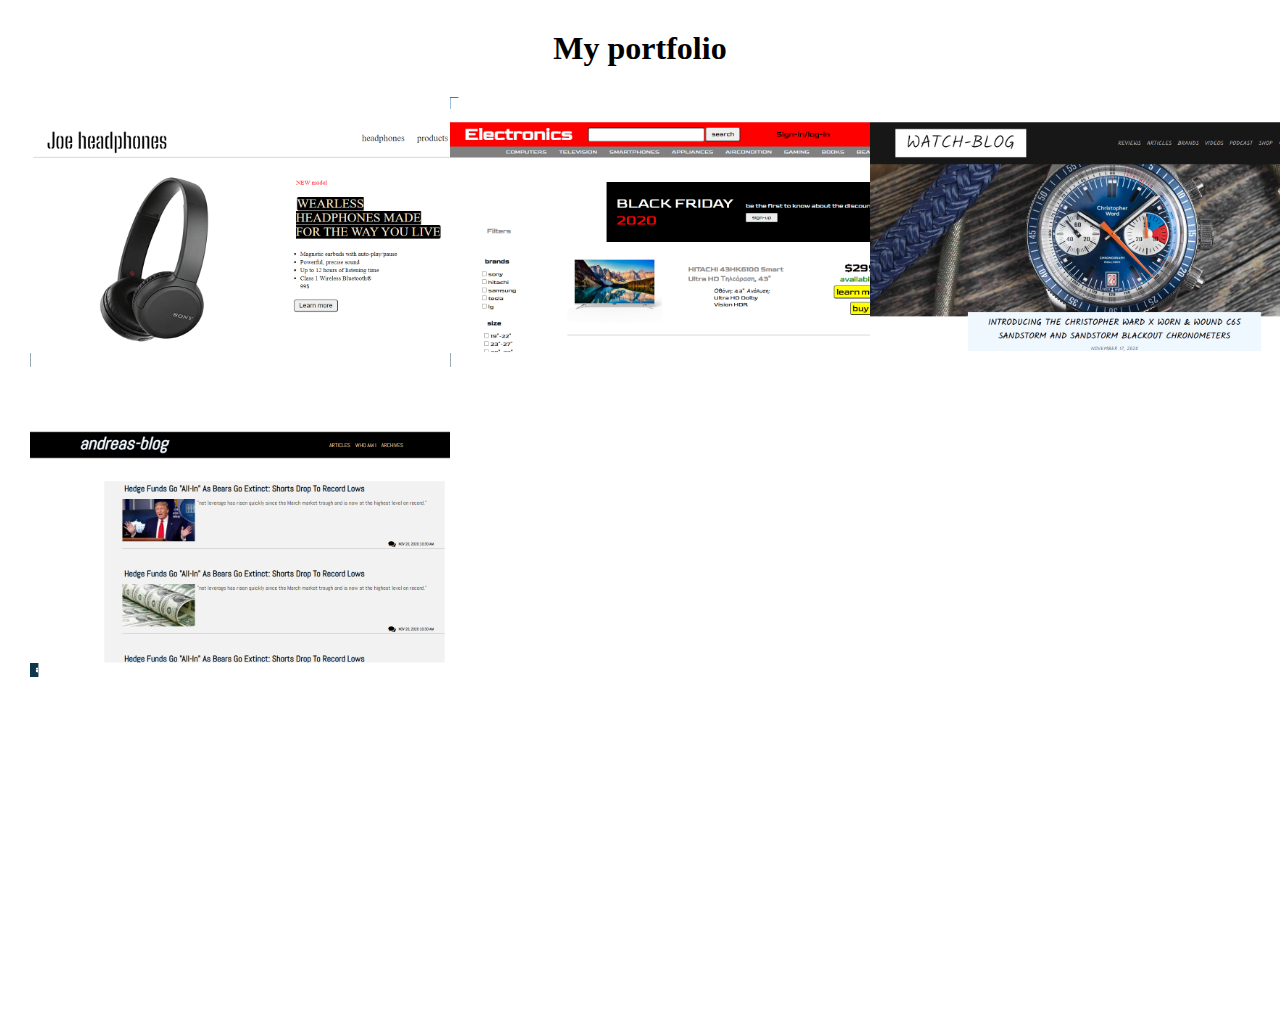
<file: portfolio.html>
<!DOCTYPE html>
<html lang="en">
<head>
    <meta charset="UTF-8">
    <meta name="viewport" content="width=device-width, initial-scale=1.0">
    <link rel="stylesheet" href="p-style.css">
    <title>Document</title>
</head>
<body>
    <h1>My portfolio</h1>
    <div class="grid-container">
        <a href="landing-page/landing-page1.html"><div class="grid-item grid-item-1"><img src="landing-page/landing-page1.png" alt=""></div></a>
        <a href="eshop/eshop.html"><div class="grid-item grid-item-2"><img src="eshop/eshop.png" alt=""></div></a>
        <a href="watch-blog/watch-blog.html"><div class="grid-item grid-item-3"><img src="watch-blog/watch-blog.png" alt=""></div></a>
        <a href="news-blog/news-blog.html"><div class="grid-item grid-item-4"><img src="news-blog/news-blog.png" alt=""></div></a>
        <a href=""><div class="grid-item grid-item-5"></div></a>
        <a href=""><div class="grid-item grid-item-6"></div></a>
        <a href=""><div class="grid-item grid-item-7"></div></a>
        <a href=""><div class="grid-item grid-item-8"></div></a>
        <a href=""><div class="grid-item grid-item-9"></div></a>
        
        
        
      </div>
    
</body>
</html>
</file>
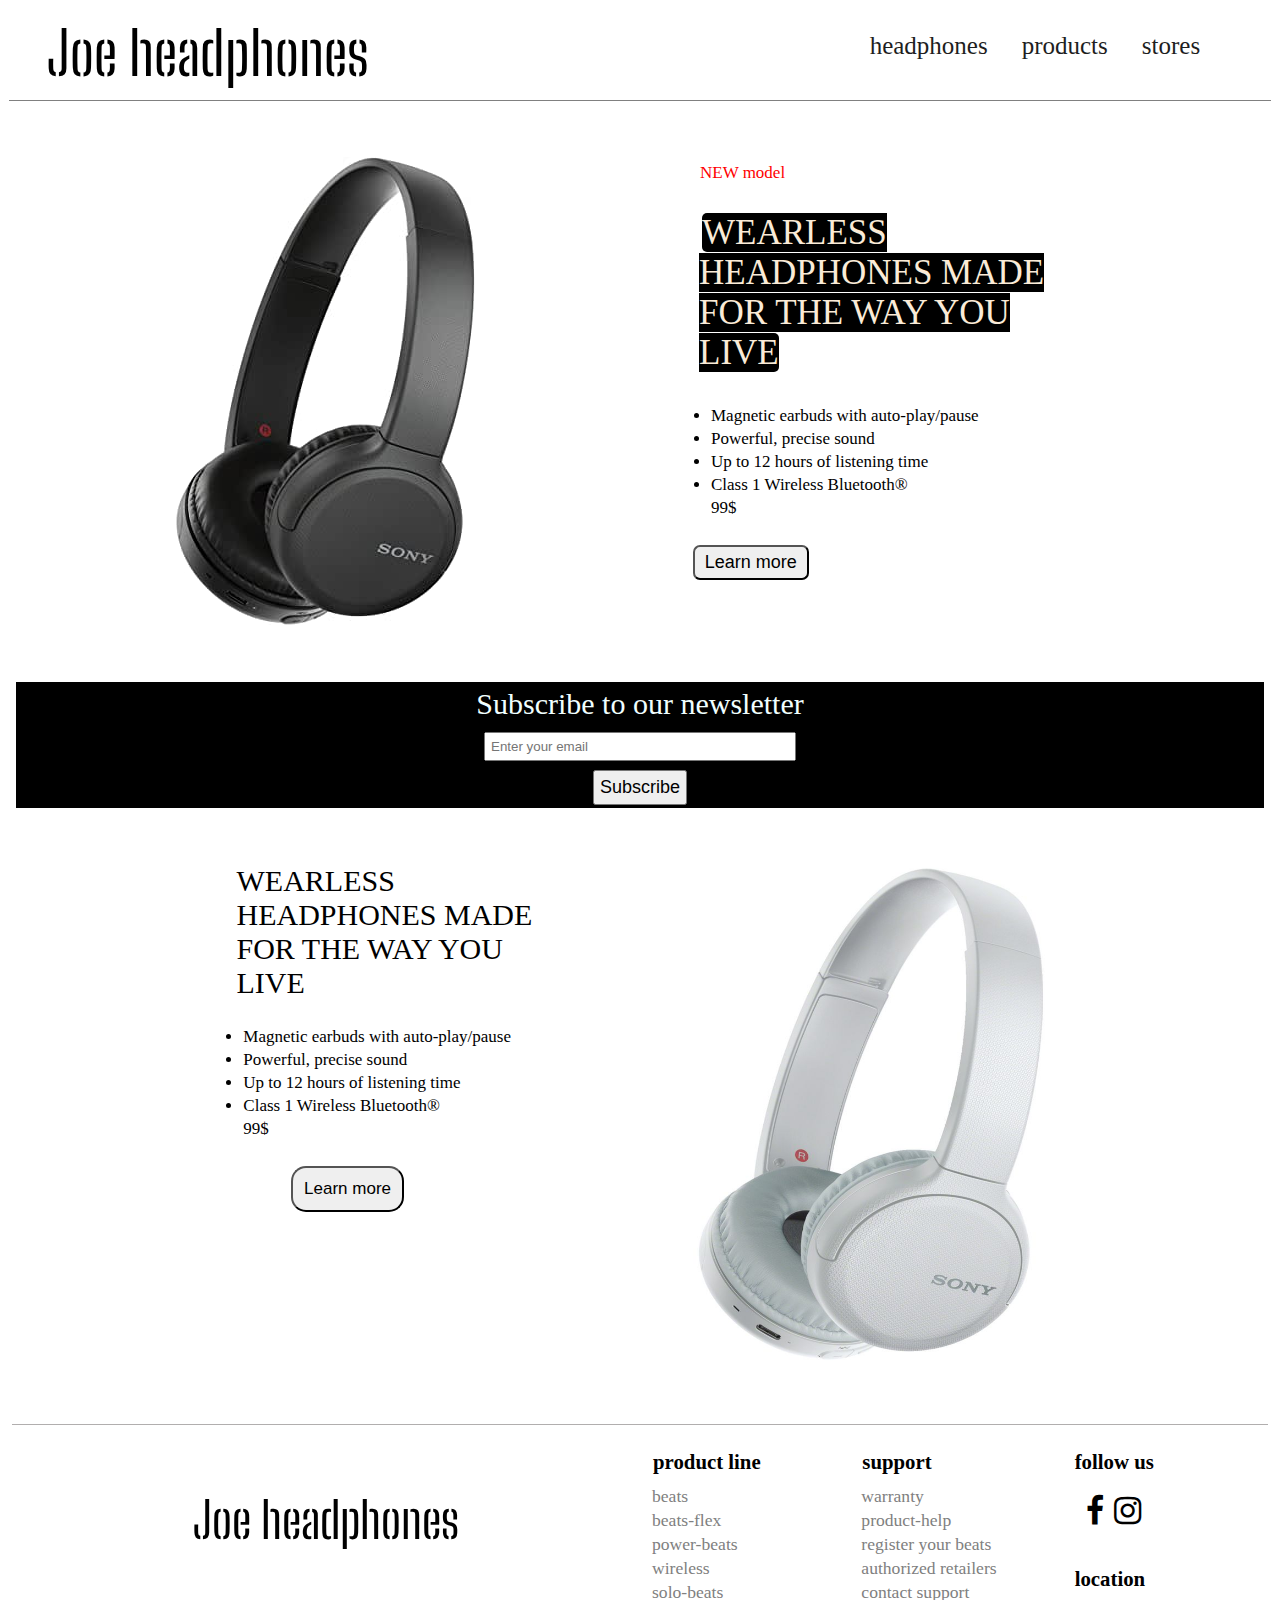
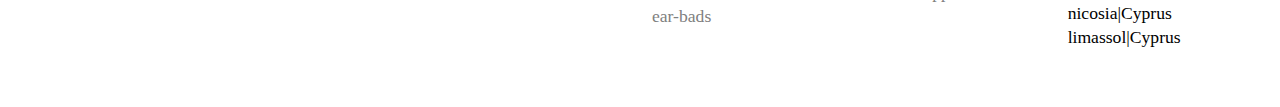
<file: landing-page/landing-page1.html>
<!DOCTYPE html>
<html lang="en">
<head>
    <meta charset="UTF-8">
    <meta name="viewport" content="width=device-width, initial-scale=1.0">
    <link rel="stylesheet" href="landing-page1.css">
    <link rel="stylesheet" href="https://stackpath.bootstrapcdn.com/font-awesome/4.7.0/css/font-awesome.min.css" integrity="sha384-wvfXpqpZZVQGK6TAh5PVlGOfQNHSoD2xbE+QkPxCAFlNEevoEH3Sl0sibVcOQVnN" crossorigin="anonymous">
    <title>Joe Headphones</title>
    <link rel="preconnect" href="https://fonts.gstatic.com">
<link href="https://fonts.googleapis.com/css2?family=Big+Shoulders+Stencil+Text:wght@500&display=swap" rel="stylesheet">
</head>
<body>
   <header>
    
       <div class="logo">   <p>Joe headphones</p>
       </div>
       <div class="links">
        <ul>
            <li><a href="">headphones</a></li>
            <li><a href="">products</a></li>
            <li><a href="#container">stores</a></li>
        </ul>
       </div>
       
       

   </header>
   <main>
       
       <div class="pic"><img src="headphones.jpg" alt=""></div>
       <div class="text">
           <div class="text-1"></div>
           <P class="new"> NEW model</P>
           <br>
           <p class="slogan" ><span>Wearless headphones made for the way you live</span></p>
           <br>
           <ul>
               <li>Magnetic earbuds with auto-play/pause</li>
               <li>Powerful, precise sound</li>
               <li>Up to 12 hours of listening time</li>
               <li> Class 1 Wireless Bluetooth®</li>
               <p>99$</p>
           </ul>
           <br>
           <button>Learn more</button>
    </div>
   </main>
   <div class="subscribe">
       <p>Subscribe to our newsletter</p>
       <input type="email" id="email" name="email" placeholder="Enter your email"><br>

       <button>Subscribe</button>


   </div>
   <section class="second">
       <div class="text-second">
        <p class="slogan-2">Wearless headphones made for the way you live</p>
        <br>
        <ul>
            <li>Magnetic earbuds with auto-play/pause</li>
            <li>Powerful, precise sound</li>
            <li>Up to 12 hours of listening time</li>
            <li> Class 1 Wireless Bluetooth®</li>
            <p>99$</p>
        </ul>
        <br>
        <button>Learn more</button>


       </div>
       <div class="image-2">
           <img src="white-h.jpg" alt="">
       </div>
   </section>
   <footer>
       <div class="container" id="container">
           <div class="name-slogan">Joe headphones</div>
           <div><h3>product line</h3>
            <ul>
                <li><a href="">beats</a></li>
                <li><a href="">beats-flex</a></li>
                <li><a href="">power-beats</a></li>
                <li><a href="">wireless</a></li>
                <li><a href="">solo-beats</a></li>
                <li><a href="">ear-bads</a></li>

            </ul>

           </div>
           <div><h3>support</h3>
            <ul>
                <li><a href="">warranty</a></li>
                <li><a href="">product-help</a></li>
                <li><a href="">register your beats</a></li>
                <li><a href="">authorized retailers</a></li>
                <li><a href="">contact support</a></li>
            </ul>
        </div>
           <div>
               <div> <h3>follow us</h3> <br>
                <div class="follow">
                    <i class="fa fa-facebook fa-2x"></i>
                <i class="fa fa-instagram fa-2x"></i>
                   
                </div>
                
               </div>
               <div>
                   <h3>location</h3>
                   <p>nicosia|Cyprus</p>
                   <p>limassol|Cyprus</p>
                </div>

           </div>

       </div>
   </footer>
</body>
</html>
</file>
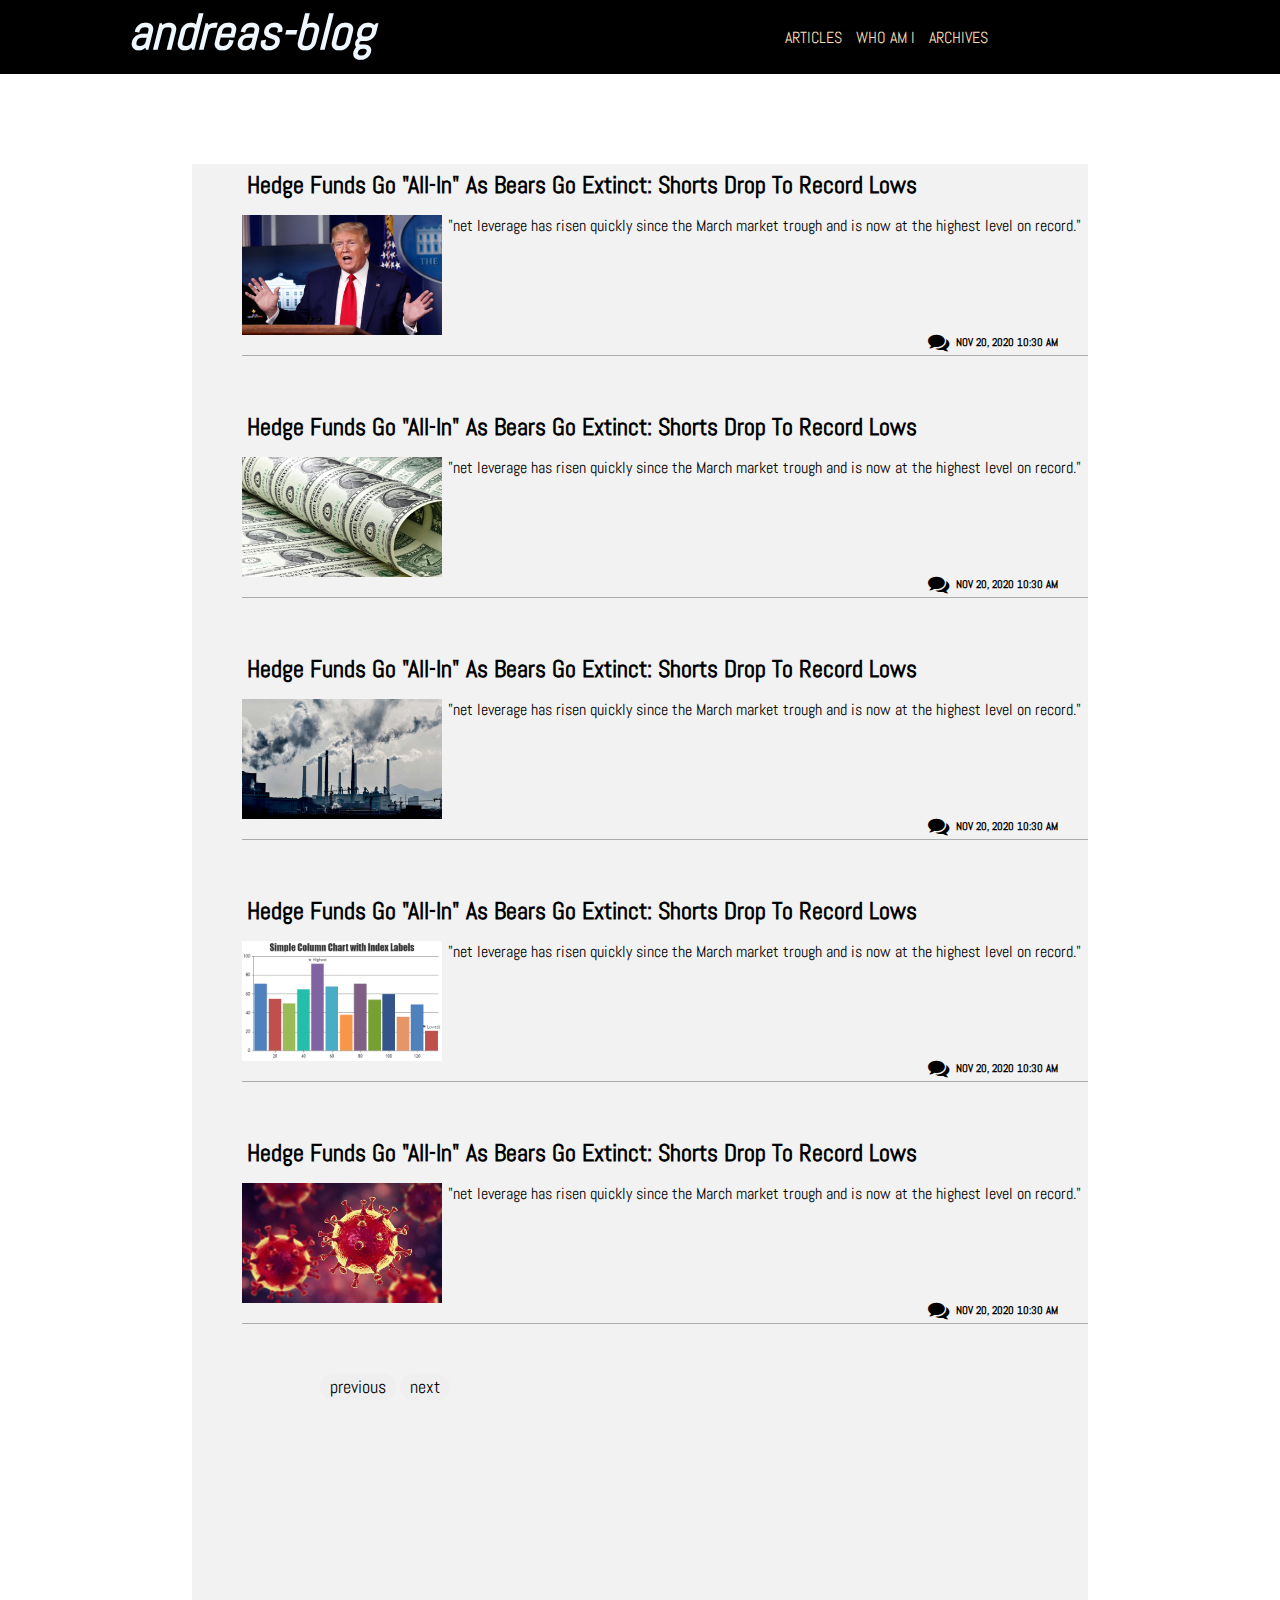
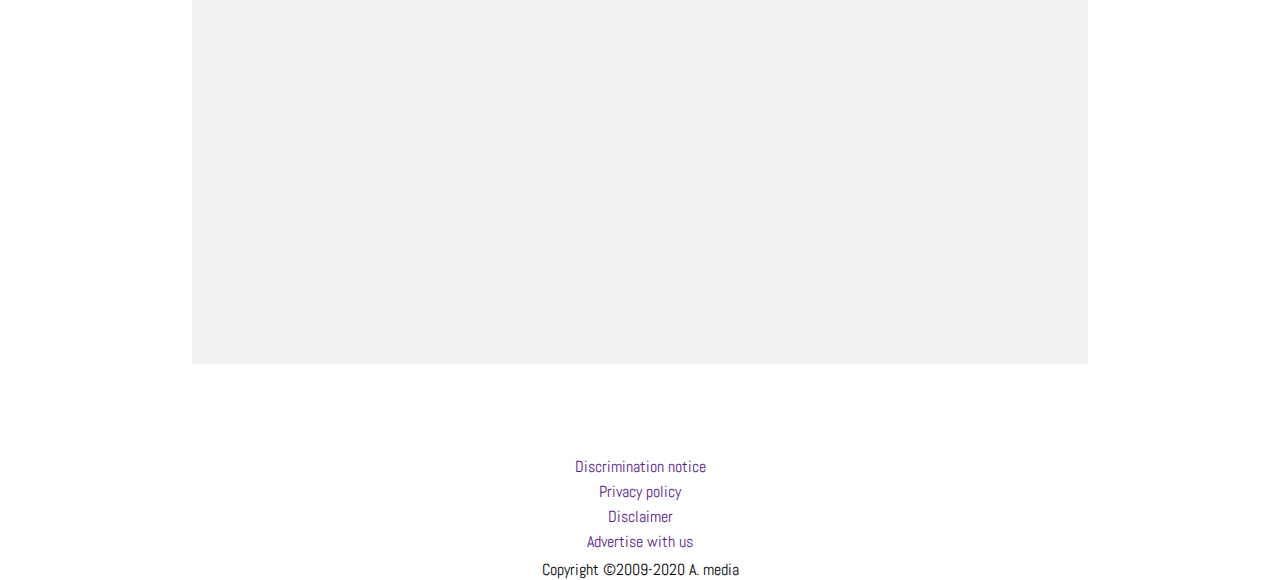
<file: news-blog/news-blog.html>
<!DOCTYPE html>
<html lang="en">
<head>
    <meta charset="UTF-8">
    <meta name="viewport" content="width=device-width, initial-scale=1.0">
    <link rel="stylesheet" href="news-blog.css">
    <title>blog</title>
    <link rel="stylesheet" href="https://stackpath.bootstrapcdn.com/font-awesome/4.7.0/css/font-awesome.min.css" integrity="sha384-wvfXpqpZZVQGK6TAh5PVlGOfQNHSoD2xbE+QkPxCAFlNEevoEH3Sl0sibVcOQVnN" crossorigin="anonymous">
    <link rel="preconnect" href="https://fonts.gstatic.com">
    <link href="https://fonts.googleapis.com/css2?family=Abel&display=swap" rel="stylesheet">
</head>
<body>
    <header id="myHeader">
        <div>
            <h1>andreas-blog</h1>

        </div>
        <div>
            <ul>
                <li><a href="">articles</a></li>
                <li><a href="">who am I</a></li>
                <li><a href="">archives</a></li>
            </ul>

        </div>
    </header>
    <main>
        <div class="articles">
            <div class="article article-1">
                <h3>Hedge Funds Go "All-In" As Bears Go Extinct: Shorts Drop To Record Lows
                </h3>
                <img src="trump.jpg" alt="">
                <p>"net leverage has risen quickly since the March market trough and is now at the highest level on record."</p>
                <h6>NOV 20, 2020 10:30 AM</h6>
                <i class="fa fa-comments fa-lg"></i>
            </div>
            <div class="article article-1">
                <h3>Hedge Funds Go "All-In" As Bears Go Extinct: Shorts Drop To Record Lows
                </h3>
                <img src="dollar.jpg" alt="">
                <p>"net leverage has risen quickly since the March market trough and is now at the highest level on record."</p>
                <h6>NOV 20, 2020 10:30 AM</h6>
                <i class="fa fa-comments fa-lg"></i>
            </div>
            <div class="article article-1">
                <h3>Hedge Funds Go "All-In" As Bears Go Extinct: Shorts Drop To Record Lows
                </h3>
                <img src="factory.jpg" alt="">
                <p>"net leverage has risen quickly since the March market trough and is now at the highest level on record."</p>
                <h6>NOV 20, 2020 10:30 AM</h6>
                <i class="fa fa-comments fa-lg"></i>
            </div>
            <div class="article article-1">
                <h3>Hedge Funds Go "All-In" As Bears Go Extinct: Shorts Drop To Record Lows
                </h3>
                <img src="chart.png" alt="">
                <p>"net leverage has risen quickly since the March market trough and is now at the highest level on record."</p>
                <h6>NOV 20, 2020 10:30 AM</h6>
                <i class="fa fa-comments fa-lg"></i>
            </div>
            <div class="article article-1">
                <h3>Hedge Funds Go "All-In" As Bears Go Extinct: Shorts Drop To Record Lows
                </h3>
                <img src="covid.jpg" alt="">
                <p>"net leverage has risen quickly since the March market trough and is now at the highest level on record."</p>
                <h6>NOV 20, 2020 10:30 AM</h6>
                <i class="fa fa-comments fa-lg"></i>
            </div>







        </div>
        <div class="pointers">
            <button>previous</button>
            <button>next</button>

        </div>
    </main>
    <footer>
        <ul>
            <li><a href="">Discrimination notice</a></li>
            <li><a href="">Privacy policy</a></li>
            <li><a href="">Disclaimer</a></li>
            <li><a href="">Advertise with us</a></li>

        </ul>
        <p>Copyright ©2009-2020 A. media</p>
    </footer>
    <script src="main.js"></script>
       
    
</body>
</html>
</file>
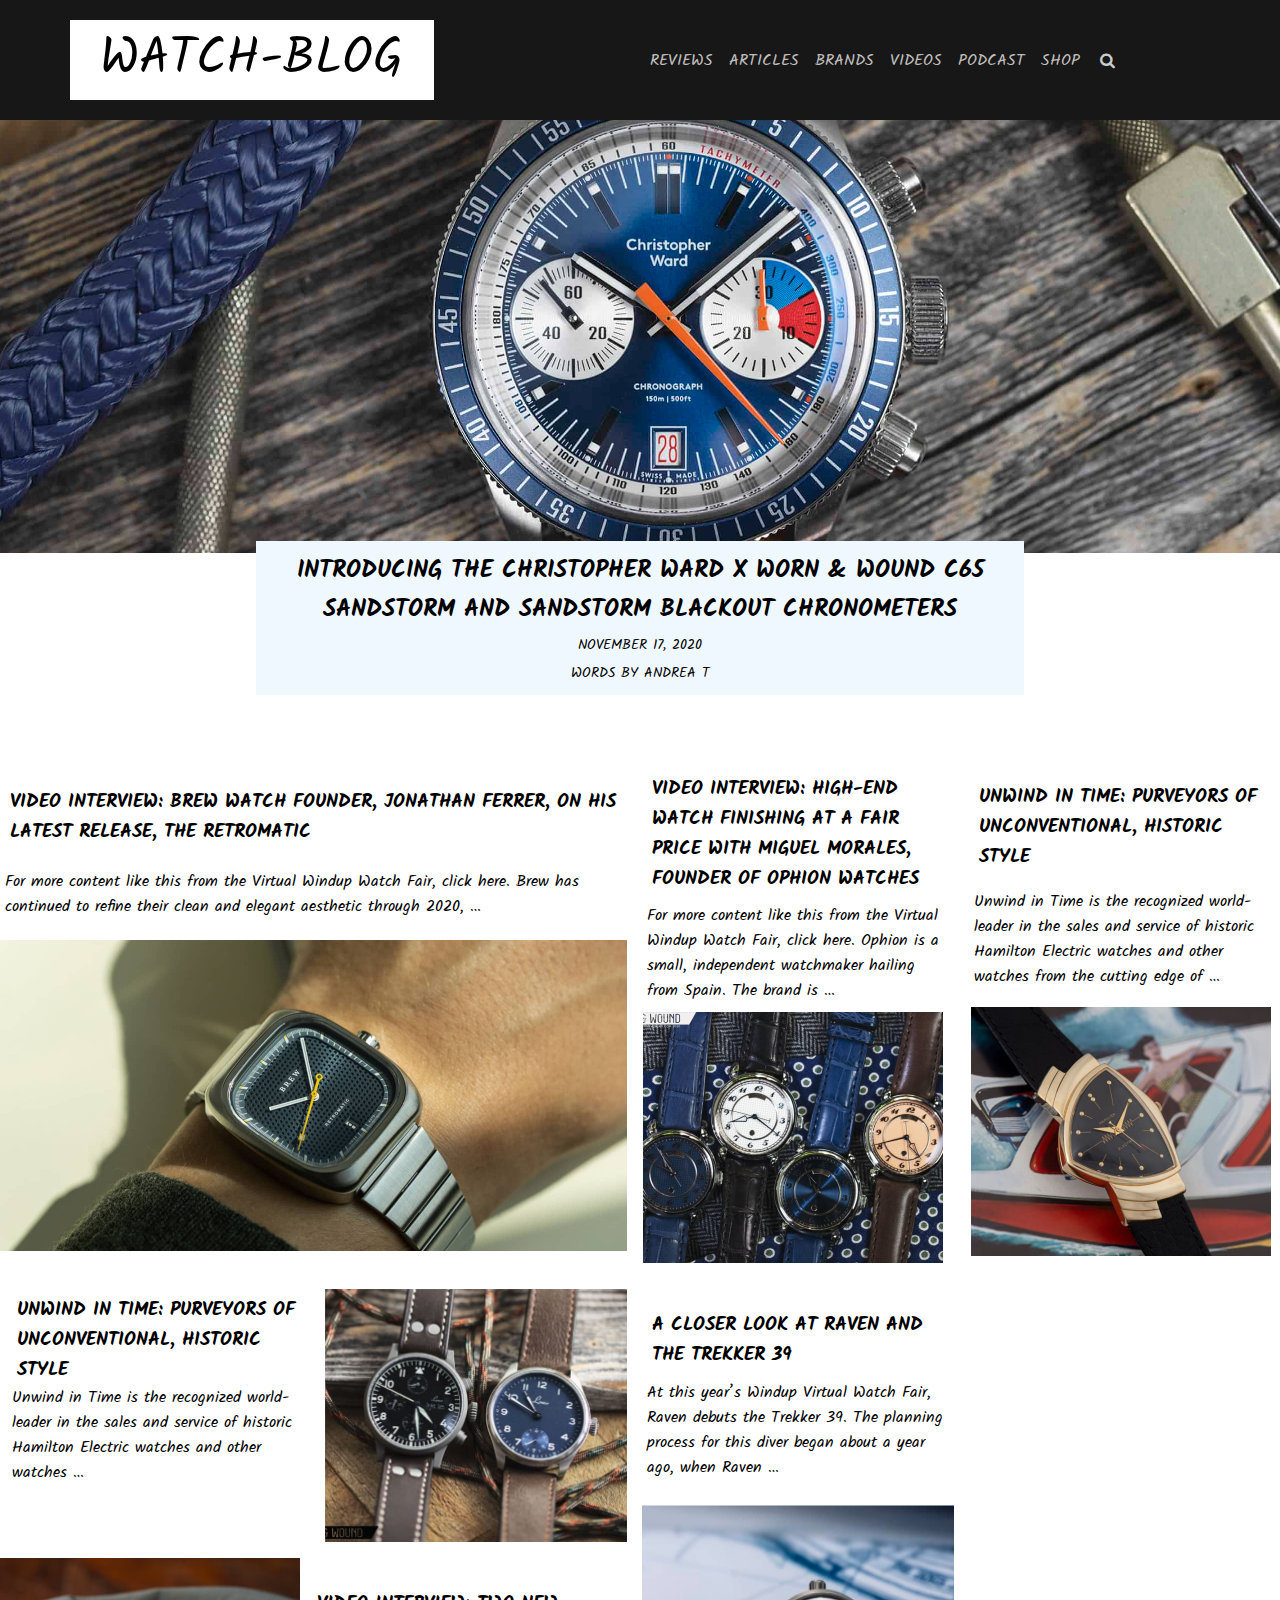
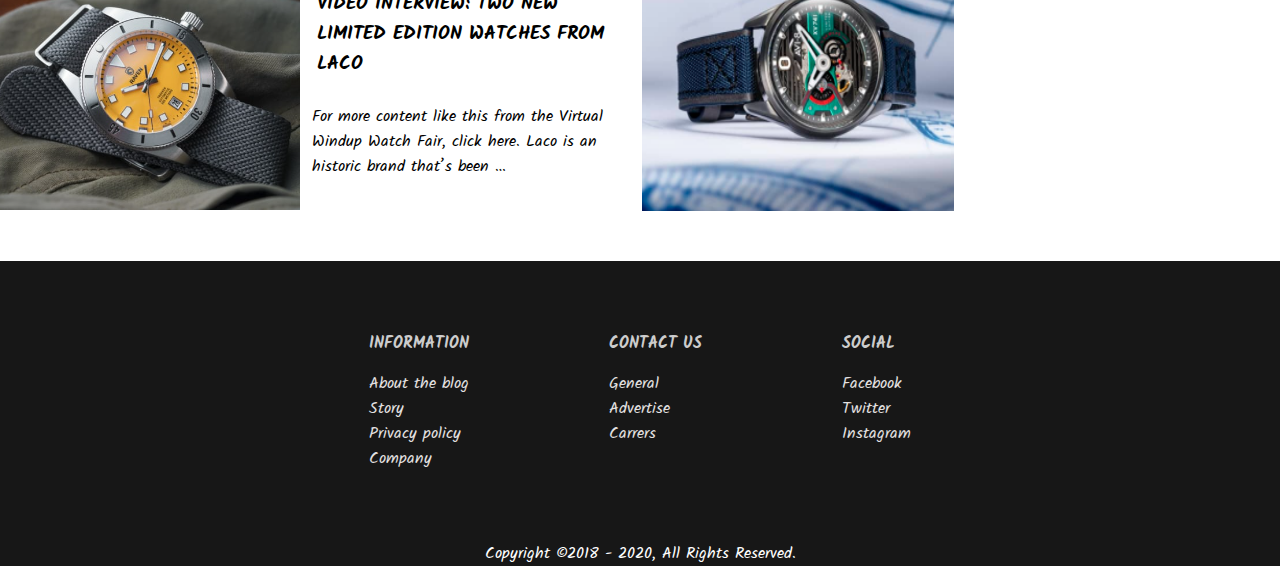
<file: watch-blog/watch-blog.html>
<!DOCTYPE html>
<html lang="en">
<head>
    <meta charset="UTF-8">
    <meta name="viewport" content="width=device-width, initial-scale=1.0">
    <link rel="stylesheet" href="watch-blog.css">
    <link rel="stylesheet" href="https://stackpath.bootstrapcdn.com/font-awesome/4.7.0/css/font-awesome.min.css" integrity="sha384-wvfXpqpZZVQGK6TAh5PVlGOfQNHSoD2xbE+QkPxCAFlNEevoEH3Sl0sibVcOQVnN" crossorigin="anonymous">
    <title>Document</title>
    <link rel="preconnect" href="https://fonts.gstatic.com">
<link href="https://fonts.googleapis.com/css2?family=Kalam:wght@300&display=swap" rel="stylesheet">

</head>
<body>
    <header>
        <div class="logo"><p>watch-blog</p></div>
        <div class="links">
            <ul>
                <li><a href="">reviews</a></li>
                <li><a href="">articles</a></li>
                <li><a href="">brands</a></li>
                <li><a href="">videos</a></li>
                <li><a href="">podcast</a></li>
                <li><a href="">shop</a></li>


            </ul>
            <i  class="fa fa-search"></i>

        </div>

    </header>

    <div>
        <img src="watch.png" alt="">
        <div class="first-art">
            <h2>INTRODUCING THE CHRISTOPHER WARD X WORN & WOUND C65 SANDSTORM AND SANDSTORM BLACKOUT CHRONOMETERS</h2>
                <p>NOVEMBER 17, 2020</p>
                <p>WORDS BY ANDREA T</p>
        </div>

    
    </div>

    <main>
        <div class="content-1">
            <h3>VIDEO INTERVIEW: BREW WATCH FOUNDER, JONATHAN FERRER, ON HIS LATEST RELEASE, THE RETROMATIC</h3>
            <p>For more content like this from the Virtual Windup Watch Fair, click here. Brew has continued to refine their clean and elegant aesthetic through 2020, …
            </p>
            <img src="pic-1.png" alt="">
        </div>
        <div class="content-2">
            <h3>
                VIDEO INTERVIEW: HIGH-END WATCH FINISHING AT A FAIR PRICE WITH MIGUEL MORALES, FOUNDER OF OPHION WATCHES
            </h3>
            <p>For more content like this from the Virtual Windup Watch Fair, click here. Ophion is a small, independent watchmaker hailing from Spain. The brand is …</p>
            <img src="pic-2.png" alt="">
            
        </div>
        <div class="content-3">
            <h3>
                UNWIND IN TIME: PURVEYORS OF UNCONVENTIONAL, HISTORIC STYLE
            </h3>
            <p>
                Unwind in Time is the recognized world-leader in the sales and service of historic Hamilton Electric watches and other watches from the cutting edge of …


            </p>
            <img src="pic-3.png" alt="">



        </div>
        <div class="content-4">
            <div class="div-4"><h3>UNWIND IN TIME: PURVEYORS OF UNCONVENTIONAL, HISTORIC STYLE</h3>
                <p>Unwind in Time is the recognized world-leader in the sales and service of historic Hamilton Electric watches and other watches …</p>
            
            </div>
            <img src="pic-4.png" alt="">


        </div>
        <div class="content-5">
           
           <div class="yellow">
               <h3>A CLOSER LOOK AT RAVEN AND THE TREKKER 39</h3>
               <p>At this year’s Windup Virtual Watch Fair, Raven debuts the Trekker 39. The planning process for this diver began about a year ago, when Raven …
            </p>
           </div>
           <img src="pic-6.png" alt="">
        </div>
        <div class="content-6">



            <img src="pic-5.png" alt="">
            <div class="div-5">
                <h3>VIDEO INTERVIEW: TWO NEW LIMITED EDITION WATCHES FROM LACO</h3>
                <p>For more content like this from the Virtual Windup Watch Fair, click here. Laco is an historic brand that’s been …</p>
            </div>
        </div>
     
    </main>
    <footer>
        <div>
            <h4>INFORMATION</h4>
            <ul>
                <li><a href="">About the blog</a></li>
                <li><a href="">Story</a></li>
                <li><a href="">Privacy policy</a></li>
                <li><a href="">Company</a></li>
                
            </ul>
        </div>
        <div>
            <h4>CONTACT US</h4>
            <ul>
                <li><a href="">General</a></li>
                <li><a href="">Advertise</a></li>
                <li><a href="">Carrers</a></li>
                
            </ul>
        </div>
        <div>
            <h4>SOCIAL</h4>
            <ul>
                <li><a href="">Facebook</a></li>
                <li><a href="">Twitter</a></li>
                <li><a href="">Instagram</a></li>
                
            </ul>
        </div>
        
    </footer>
    <p class="copy"> Copyright ©2018 - 2020, All Rights Reserved.</p>
</body>
</html>
</file>
<file: p-style.css>
* {
  padding: 0;
  margin: 0;
  box-sizing: border-box;
}
.grid-container {
  display: grid;
  grid-gap: 40px;
  padding: 30px;
  grid-template-columns: auto auto auto;
}

.grid-item {
  background-color: white;
  height: 30vh;
  width: 25vw;
  transition: 0.5s ease;
  border-radius: 7px;
}
h1 {
  text-align: center;
  margin-top: 30px;
}
.grid-item:hover {
  transform: scale(1.5);
}
.grid-item img {
  height: 30vh;
  width: 55vh;
}
</file>
<file: landing-page/landing-page1.css>
* {
  margin: 3px;
  padding: 0;
  box-sizing: border-box;
}
header {
  display: grid;
  grid-template-columns: 2fr 1fr;
  padding: 5px;

  color: grey;
  border-bottom: 1px solid grey;
}
header ul {
  margin-top: 10px;
}
header ul li {
  list-style-type: none;
  display: inline-block;
  padding: 5px;
}
header ul li a {
  text-decoration: none;
  font-size: 25px;
  color: #1e1e1e;
  padding: 4px;
}
header a:hover {
  background-color: rgb(199, 200, 201, 0.5);
  border-radius: 5px;
  padding: 5px;
}

header .logo {
  font-size: 60px;
  font-family: "Big Shoulders Stencil Text", cursive;

  overflow: hidden;
  white-space: nowrap;
  color: black;
  margin-left: 30px;
}
main {
  display: grid;
  grid-template-columns: 1fr 1fr;
}
main .pic {
  display: flex;
  justify-content: center;
  align-items: center;
  margin-top: 50px;
}
main .text {
  display: flex;
  flex-direction: column;

  margin-top: 50px;
  margin-left: 50px;
}
main .text-1 {
  align-items: center;
}
main .slogan {
  font-size: 35px;
  text-transform: uppercase;
  color: antiquewhite;
  width: 70%;
  font-family: non-serif;
  border-radius: 5px;
  padding: 6px;
}
span {
  background-color: black;
  border-radius: 5px;
  padding: 0px;
}
.new {
  color: red;
  font-size: 17px;
  position: relative;
  left: 7px;
}

main ul {
  position: relative;
  left: 15px;
  font-size: 17px;
}
main button {
  width: 20%;
  padding: 5px;
  font-size: 18px;
  border-radius: 7px;
}
main button:hover {
  background-color: black;
  color: white;
  cursor: pointer;
}
.second {
  display: grid;
  grid-template-columns: 1fr 1fr;
}
.image-2 img {
  height: 500px;
  width: 550px;
  position: relative;
  right: 50px;
}
.text-second {
  display: flex;
  flex-direction: column;
  align-items: flex-end;
  position: relative;
  right: 60px;
}
.second .slogan-2 {
  color: black;
  text-transform: uppercase;
  font-size: 30px;
  width: 50%;
  position: relative;
  right: 25px;
}
.second ul {
  position: relative;
  right: 60px;
  font-size: 17px;
}
.second button {
  padding: 11px;
  border-radius: 15px;
  position: relative;
  right: 170px;
  font-size: 17px;
}
.second button:hover {
  cursor: pointer;
  color: white;
  background-color: black;
}
.subscribe {
  background-color: black;
  color: azure;
  margin: 50px 10px;
  text-align: center;
}
.subscribe p {
  font-size: 30px;
  padding: 5px;
}
.subscribe input {
  margin: 3px;
  padding: 5px;
  width: 25%;
}
.subscribe button {
  font-size: 18px;
  padding: 5px;
  margin-top: 6px;
}
.subscribe button:hover {
  cursor: pointer;
}
.container {
  display: grid;
  grid-template-columns: 3fr 1fr 1fr 1fr;
  margin-top: 50px;
  border-top: 1px solid rgb(177, 174, 174);
  margin-bottom: 50px;
}
.name-slogan {
  font-family: "Big Shoulders Stencil Text", cursive;
  font-size: 50px;
  display: flex;
  justify-content: center;
  align-items: center;
  position: relative;
  top: -20px;
}
.container h3 {
  padding: 7px;
  margin-bottom: 5px;
  font-size: 1.3rem;
  margin-top: 15px;
}
.container ul li {
  list-style-type: none;
}
.container ul li a {
  text-decoration: none;
  color: gray;
  font-size: 1.1rem;
}
.container ul li a:hover {
  color: red;
}
.follow {
  position: relative;
  left: 15px;
  bottom: 15px;
}
.container i:hover {
  cursor: pointer;
}
.container p {
  font-size: 1.1rem;
}
</file>
<file: news-blog/news-blog.css>
* {
  padding: 0;
  margin: 0;
  box-sizing: border-box;
  font-family: "Abel", sans-serif;
}
header ul li {
  display: inline;
  padding-right: 10px;
  text-transform: uppercase;
}
header ul li a {
  text-decoration: none;
  color: wheat;
}
header {
  display: flex;
  justify-content: center;
  align-items: center;
  flex-wrap: wrap;
  background-color: black;
  color: aliceblue;
}
header div {
  flex-grow: 1;
  margin-left: 10vw;
}
header h1 {
  font-size: 50px;
  font-style: italic;
  padding-bottom: 10px;
}
main {
  background-color: rgb(212, 211, 211, 0.3);
  min-height: 200vh;
  margin: 10vh 15vw;
}
main .article {
  margin-left: 50px;
  border-bottom: 1px solid rgb(172, 171, 171);
  margin-bottom: 50px;
}
main .article h3 {
  padding: 5px;
  font-size: 1.5rem;
}
main .article h3:hover {
  cursor: pointer;
  text-decoration: underline;
}
main .article img {
  height: 120px;
  width: 200px;
  margin-top: 10px;
  margin-bottom: 15px;
}
main .article p {
  float: right;
  margin-top: 10px;
  width: 50vw;
}

main .article i {
  float: right;
  margin-right: 7px;
  position: relative;
  bottom: 20px;
}
main .article h6 {
  float: right;

  padding-right: 5px;
  padding-bottom: 5px;
  margin-right: 25px;
  margin-bottom: 25px;
  position: relative;
  bottom: 20px;
}
main .left {
  width: 15vw;
  float: left;
}
.pointers {
  margin-left: 10vw;
}
.pointers button {
  padding: 2px 10px;
  border: none;
  border-radius: 20px;
  font-size: 1.1rem;
}
.pointers button:hover {
  cursor: pointer;
  color: gray;
}
footer {
  text-align: center;
  margin: auto;
}
footer ul li {
  list-style-type: none;
  padding: 2px;
}
footer ul li a {
  text-decoration: none;
}
footer ul li a:hover {
  color: black;
}
footer ul {
  margin-bottom: 5px;
}

.sticky {
  position: fixed;
  top: 0;
  width: 100%;
}

.sticky + main {
  padding-top: 102px;
}
</file>
<file: watch-blog/watch-blog.css>
* {
  padding: 0px;
  margin: 0;
  box-sizing: border-box;
  font-family: "Kalam", cursive;
}
body h3:hover {
  cursor: pointer;
}
body p:hover {
  cursor: pointer;
}

header {
  display: grid;
  grid-template-columns: 1fr 1fr;
  background-color: #171717;
  color: rgb(253, 254, 255, 0.8);
}
header .logo p {
  font-size: 50px;
  margin-left: 70px;
  margin-top: 20px;
  margin-bottom: 20px;
  padding: 0 30px;
  text-transform: uppercase;

  background-color: white;
  color: black;
  display: inline-block;
}
header.logo:hover {
  cursor: pointer;
}
.links {
  display: flex;
  align-items: center;
}
.links ul li {
  display: inline;
  padding-left: 10px;
  text-transform: uppercase;
  list-style-type: none;
}

.links ul li a {
  text-decoration: none;
  color: rgb(241, 236, 236, 0.8);
}
.fa-search {
  padding-left: 20px;
}
.fa-search:hover {
  cursor: pointer;
  color: white;
}
.links ul li a:hover {
  color: white;
}
.first-art {
  margin: auto;
  text-align: center;
  width: 60%;
  position: relative;
  bottom: 20px;
  background-color: aliceblue;
  padding: 10px;
}
.first-art:hover {
  cursor: pointer;
}
.first-art p {
  padding-top: 5px;
  font-size: 0.9rem;
}
main {
  display: grid;
  width: 100%;
  height: 100%;
  grid-template-columns: 2fr 1fr 1fr;
  grid-template-rows: 2fr 1fr 1fr;
  gap: 15px;
  margin-top: 50px;
}

main p {
  padding: 0 5px;
}
main h3 {
  padding: 0 10px;
}
main .content-1 {
  display: flex;
  flex-direction: column;
  justify-content: space-evenly;
  align-items: baseline;
}
.content-1 img {
  align-items: baseline;
}
main .content-2 {
  display: flex;
  flex-direction: column;
  justify-content: space-evenly;
  align-items: baseline;
}
.content-2 img {
  align-items: baseline;
}
main .content-3 {
  display: flex;
  flex-direction: column;
  justify-content: space-evenly;
  align-items: baseline;
}
main .content-4 {
  display: flex;
  justify-content: flex-start;
}

main .content-5 {
  grid-column: 2/3;
  grid-row: 2/4;
  display: flex;
  flex-direction: column;
}
.yellow p {
  padding-top: 10px;
}
.content-5 img {
  flex-grow: 1;
}
.yellow {
  display: flex;
  flex-direction: column;
  justify-content: center;
  flex-grow: 1;
}
main .content-6 {
  grid-column: 1/2;
  grid-row: 3/4;
  display: flex;
}
.div-4 {
  display: flex;
  flex-direction: column;
  justify-content: flex-start;
  padding: 7px;
}
.div-5 {
  display: flex;
  flex-direction: column;
  justify-content: space-evenly;
  padding: 7px;
}
footer {
  margin: auto;
  display: flex;
  justify-content: center;
  width: 100%;
  background-color: #171717;
  margin-top: 50px;
}

footer div {
  padding: 70px;
  background-color: #171717;
}
footer div h4 {
  padding-bottom: 15px;
  color: rgb(204, 204, 204);
}
footer div ul li {
  list-style-type: none;
}
footer div ul li a {
  text-decoration: none;
  color: rgb(228, 225, 225);
}
.copy {
  text-align: center;
  color: white;
  background-color: #171717;
}
</file>
